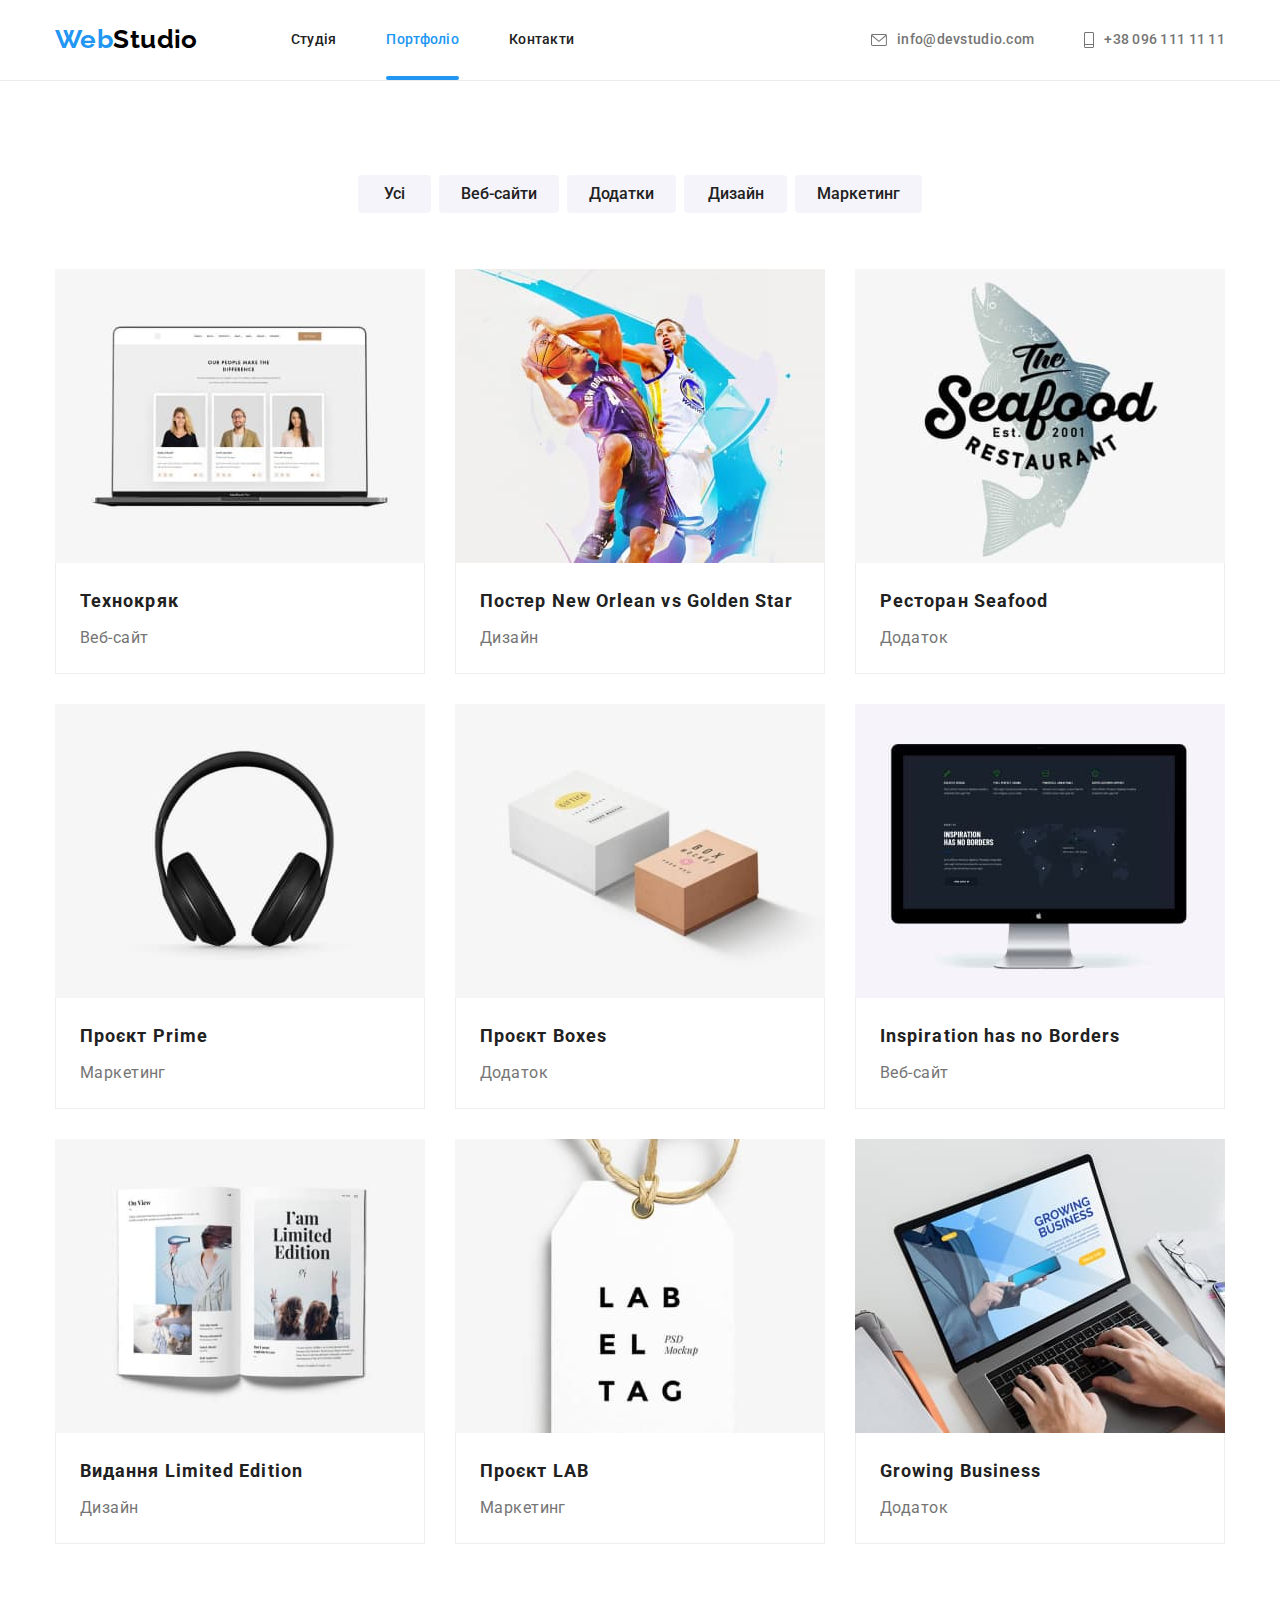
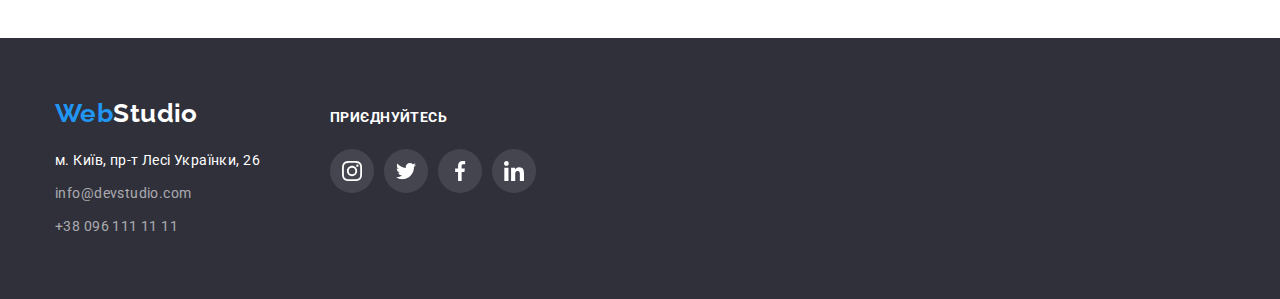
<file: portfolio.html>
<!DOCTYPE html>
<html lang="en">
  <head>
    <meta charset="UTF-8" />
    <meta http-equiv="X-UA-Compatible" content="IE=edge" />
    <meta name="viewport" content="width=device-width, initial-scale=1.0" />
    <title>Портфоліо</title>
    <link
      href="https://fonts.googleapis.com/css2?family=Raleway:wght@700&family=Roboto:wght@400;500;700;900&display=swap"
      rel="stylesheet"
    />
    <link
      rel="stylesheet"
      href="https://cdnjs.cloudflare.com/ajax/libs/modern-normalize/1.0.0/modern-normalize.min.css"
    />
    <link rel="stylesheet" href="css/styles.css" />
  </head>

  <body>
    <header class="header">
      <div class="container main-string">
        <nav class="line">
          <a href="#" class="logo"><span>Web</span>Studio</a>
          <ul class="site-nav list">
            <li class="item"><a href="./index.html" class="link">Студія</a></li>
            <li class="item"><a href="" class="link current">Портфоліо</a></li>
            <li class="item"><a href="" class="link">Контакти</a></li>
          </ul>
        </nav>
        <ul class="site-cont list">
          <li class="item">
            <a href="mailto:info@devstudio.com" class="refer">
              <svg class="envephon" width="16" height="12">
                <use href="./img/icons.svg#envelope"></use>
              </svg>
              info@devstudio.com
            </a>
          </li>
          <li class="item">
            <a href="tel:+380961111111" class="refer">
              <svg class="envephon" width="10" height="16">
                <use href="./img/icons.svg#phone"></use>
              </svg>
              +38 096 111 11 11
            </a>
          </li>
        </ul>
      </div>
    </header>

    <main>
      <section class="decision">
        <div class="container">
          <h1 class="visually-hidden">Наші роботи</h1>
          <ul class="site-click list">
            <li class="item"><button type="button" class="button-all link">Усі</button></li>
            <li class="item"><button type="button" class="button-type link">Веб-сайти</button></li>
            <li class="item"><button type="button" class="button-type link">Додатки</button></li>
            <li class="item"><button type="button" class="button-type link">Дизайн</button></li>
            <li class="item"><button type="button" class="button-type link">Маркетинг</button></li>
          </ul>
          <ul class="portfolio-line list">
            <li class="element-width">
              <a href="" class="portfolio-picture underline">
                <div class="portfolio-content">
                  <img
                    class="picture"
                    src="./img/site.jpg"
                    alt="Сайт компанії"
                    width="370"
                    height="294"
                  />
                  <div class="portfolio-techno">
                    <p class="portfolio-bef">
                      Ресурс пропонує комплексні пропозиції з різним рівнем функціоналу та сервісів.
                      Все це дозволить відвідувачу отримати вичерпні відомості про компанію чи
                      приватну особу.
                    </p>
                  </div>
                </div>
                <div class="descrip-box">
                  <h2 class="section-title-portfolio">Технокряк</h2>
                  <p class="descrip">Веб-сайт</p>
                </div>
              </a>
            </li>
            <li class="element-width">
              <a href="" class="portfolio-picture underline">
                <div class="portfolio-content">
                  <img
                    class="picture"
                    src="./img/basc.jpg"
                    alt="Постер New Orlean vs Golden Star"
                    width="370"
                    height="294"
                  />
                  <div class="portfolio-techno">
                    <p class="portfolio-bef">
                      Ресурс пропонує комплексні пропозиції з різним рівнем функціоналу та сервісів.
                      Все це дозволить відвідувачу отримати вичерпні відомості про компанію чи
                      приватну особу.
                    </p>
                  </div>
                </div>
                <div class="descrip-box">
                  <h2 class="section-title-portfolio">Постер New Orlean vs Golden Star</h2>
                  <p class="descrip">Дизайн</p>
                </div>
              </a>
            </li>
            <li class="element-width">
              <a href="" class="portfolio-picture underline">
                <div class="portfolio-content">
                  <img
                    class="picture"
                    src="./img/rest.jpg"
                    alt="Seefood Ресторан"
                    width="370"
                    height="294"
                  />
                  <div class="portfolio-techno">
                    <p class="portfolio-bef">
                      Ресурс пропонує комплексні пропозиції з різним рівнем функціоналу та сервісів.
                      Все це дозволить відвідувачу отримати вичерпні відомості про компанію чи
                      приватну особу.
                    </p>
                  </div>
                </div>
                <div class="descrip-box">
                  <h2 class="section-title-portfolio">Ресторан Seafood</h2>
                  <p class="descrip">Додаток</p>
                </div>
              </a>
            </li>
            <li class="element-width">
              <a href="" class="portfolio-picture underline">
                <div class="portfolio-content">
                  <img
                    class="picture"
                    src="./img/ears.jpg"
                    alt="Проєкт Prime"
                    width="370"
                    height="294"
                  />
                  <div class="portfolio-techno">
                    <p class="portfolio-bef">
                      Ресурс пропонує комплексні пропозиції з різним рівнем функціоналу та сервісів.
                      Все це дозволить відвідувачу отримати вичерпні відомості про компанію чи
                      приватну особу.
                    </p>
                  </div>
                </div>
                <div class="descrip-box">
                  <h2 class="section-title-portfolio">Проєкт Prime</h2>
                  <p class="descrip">Маркетинг</p>
                </div>
              </a>
            </li>
            <li class="element-width">
              <a href="" class="portfolio-picture underline">
                <div class="portfolio-content">
                  <img
                    class="picture"
                    src="./img/boxes.jpg"
                    alt="Проєкт Boxes"
                    width="370"
                    height="294"
                  />
                  <div class="portfolio-techno">
                    <p class="portfolio-bef">
                      Ресурс пропонує комплексні пропозиції з різним рівнем функціоналу та сервісів.
                      Все це дозволить відвідувачу отримати вичерпні відомості про компанію чи
                      приватну особу.
                    </p>
                  </div>
                </div>
                <div class="descrip-box">
                  <h2 class="section-title-portfolio">Проєкт Boxes</h2>
                  <p class="descrip">Додаток</p>
                </div>
              </a>
            </li>
            <li class="element-width">
              <a href="" class="portfolio-picture underline">
                <div class="portfolio-content">
                  <img
                    class="picture"
                    src="./img/disp.jpg"
                    alt="Inspiration has no Borders"
                    width="370"
                    height="294"
                  />
                  <div class="portfolio-techno">
                    <p class="portfolio-bef">
                      Ресурс пропонує комплексні пропозиції з різним рівнем функціоналу та сервісів.
                      Все це дозволить відвідувачу отримати вичерпні відомості про компанію чи
                      приватну особу.
                    </p>
                  </div>
                </div>
                <div class="descrip-box">
                  <h2 class="section-title-portfolio">Inspiration has no Borders</h2>
                  <p class="descrip">Веб-сайт</p>
                </div>
              </a>
            </li>
            <li class="element-width">
              <a href="" class="portfolio-picture underline">
                <div class="portfolio-content">
                  <img
                    class="picture"
                    src="./img/book.jpg"
                    alt="Видання Limited Edition"
                    width="370"
                    height="294"
                  />
                  <div class="portfolio-techno">
                    <p class="portfolio-bef">
                      Ресурс пропонує комплексні пропозиції з різним рівнем функціоналу та сервісів.
                      Все це дозволить відвідувачу отримати вичерпні відомості про компанію чи
                      приватну особу.
                    </p>
                  </div>
                </div>
                <div class="descrip-box">
                  <h2 class="section-title-portfolio">Видання Limited Edition</h2>
                  <p class="descrip">Дизайн</p>
                </div>
              </a>
            </li>
            <li class="element-width">
              <a href="" class="portfolio-picture underline">
                <div class="portfolio-content">
                  <img
                    class="picture"
                    src="./img/label.jpg"
                    alt="Проєкт LAB"
                    width="370"
                    height="294"
                  />
                  <div class="portfolio-techno">
                    <p class="portfolio-bef">
                      Ресурс пропонує комплексні пропозиції з різним рівнем функціоналу та сервісів.
                      Все це дозволить відвідувачу отримати вичерпні відомості про компанію чи
                      приватну особу.
                    </p>
                  </div>
                </div>
                <div class="descrip-box">
                  <h2 class="section-title-portfolio">Проєкт LAB</h2>
                  <p class="descrip">Маркетинг</p>
                </div>
              </a>
            </li>
            <li class="element-width">
              <a href="" class="portfolio-picture underline">
                <div class="portfolio-content">
                  <img
                    class="picture"
                    src="./img/note.jpg"
                    alt="Growing Business"
                    width="370"
                    height="294"
                  />
                  <div class="portfolio-techno">
                    <p class="portfolio-bef">
                      Ресурс пропонує комплексні пропозиції з різним рівнем функціоналу та сервісів.
                      Все це дозволить відвідувачу отримати вичерпні відомості про компанію чи
                      приватну особу.
                    </p>
                  </div>
                </div>
                <div class="descrip-box">
                  <h2 class="section-title-portfolio">Growing Business</h2>
                  <p class="descrip">Додаток</p>
                </div>
              </a>
            </li>
          </ul>
        </div>
      </section>
    </main>

    <footer class="footer-cont">
      <div class="container equal">
        <div class="footer-first">
          <a href="#" class="logofoot"><span>Web</span>Studio</a>
          <address class="adress-margin">
            <ul class="norm list">
              <li class="footer-margin">
                <a
                  href="https://goo.gl/maps/524kkG5ZM38i1wWp9"
                  class="footer-adress"
                  target="_blank"
                  rel="noopener noreferrer nofollov"
                  >м. Київ, пр-т Лесі Українки, 26
                </a>
              </li>
              <li class="footer-margin">
                <a href="mailto:info@devstudio.com" class="footer-text refer">info@devstudio.com</a>
              </li>
              <li>
                <a href="tel:+380961111111" class="footer-text refer">+38 096 111 11 11</a>
              </li>
            </ul>
          </address>
        </div>
        <div>
          <p class="joining">ПРИЄДНУЙТЕСЬ</p>
          <ul class="socials-bottom list">
            <li class="socials-item">
              <a
                class="socials-footer link"
                href="https://instagram.com"
                target="_blank"
                rel="nofollow noopener noreferrer"
                aria-label="Instagram"
              >
                <svg class="socials-icon" width="20" height="20">
                  <use href="./img/icons.svg#instagram"></use>
                </svg>
              </a>
            </li>
            <li class="socials-item">
              <a
                class="socials-footer link"
                href="https://twitter.com"
                target="_blank"
                rel="nofollow noopener noreferrer"
                aria-label="Twitter"
              >
                <svg class="socials-icon" width="20" height="20">
                  <use href="./img/icons.svg#twitter"></use>
                </svg>
              </a>
            </li>
            <li class="socials-item">
              <a
                class="socials-footer link"
                href="https://facebook.com"
                target="_blank"
                rel="nofollow noopener noreferrer"
                aria-label="Facebook"
              >
                <svg class="socials-icon" width="20" height="20">
                  <use href="./img/icons.svg#facebook"></use>
                </svg>
              </a>
            </li>
            <li class="socials-item">
              <a
                class="socials-footer link"
                href="https://linkedin.com"
                target="_blank"
                rel="nofollow noopener noreferrer"
                aria-label="Linkedin"
              >
                <svg class="socials-icon" width="20" height="20">
                  <use href="./img/icons.svg#linkedin"></use>
                </svg>
              </a>
            </li>
          </ul>
        </div>
      </div>
    </footer>
  </body>
</html>
</file>
<file: css/styles.css>
html {
    box-sizing: border-box;
}

*,
*::before,
*::after {
    box-sizing: inherit;
}

:root {
    --whete-letters: #FFFFFF;
    --fon: #2F303A;
    --fonbut: #2196F3;
    --title-text-color: #212121;
    --fonbutton: #F5F4FA;
    --main-text-color: #757575;
    --indent: 30px;
    --items: 3;
    --backdrop-index: 1000
}

body { 
    background: var(--whete-letters);
    color: var(--main-text-color);
    font-family: Roboto, sans-serif;
    font-size: 14px;
    letter-spacing: 0.03em;
}

/* tools */
.list {
    padding: 0;
    margin: 0;
    list-style: none;
}

h1,
h2,
h3,
p {
    margin: 0;
    padding: 0;
}

.section {
    padding-top: 94px;
    padding-bottom: 94px;
}

.container {
    margin-left: auto;
    margin-right: auto;
    width: 1200px;
    padding-left: 15px;
    padding-right: 15px;
    /* outline: 2px solid red; */
}

/* index.html */
/* logo */

.logo {
    padding-top: 24px;
    padding-bottom: 25px;
    color: #000000;
    font-family: Raleway, sans-serif;
    font-weight: 700;
    font-size: 26px;
    line-height: 1.2;
    text-decoration: none;     
}
.logo > span {
     color: var(--fonbut);
}

button {
    font-family: inherit;
}

/* Site nav */

.header {
    display: block;
    border-bottom: 1px solid #ECECEC;
}

.main-string {
    display: flex;
    align-items: center;
}

.line {
    display: flex;
    align-items: center;
}

.site-nav {
    display: flex;
    margin-left: 93px;
}

.site-nav .item:not(:last-child) {
    margin-right: 50px;
}

/* .site-nav .item + .item {
    margin-left: 50px; 
}*/

.site-nav .link {
    display: block;
    padding-top: 32px;
    padding-bottom: 32px;

    color: var(--title-text-color);

    font-weight: 500;
    line-height: 1.14;
    letter-spacing: 0.02em;
    text-decoration: none;

    transition: color 250ms cubic-bezier(0.4, 0, 0.2, 1);
}

.site-nav .item {
    position: relative;
}

.site-nav .link:hover,
.site-nav .link:focus {
    color: var(--fonbut);
}

.site-nav .link.current {
    color: var(--fonbut);
}

.current::after {
    display: block;
    content: "";
    position: absolute;
    bottom: 0;
    left: 0;
    width: 100%;
    height: 4px;
    
    border-radius: 2px;
    background-color: var(--fonbut) 
}

/* Site contacts */

.site-cont {
    display: flex;
    margin-left: auto;
}

.item {
    display: flex;
    align-items: center;
    justify-content: center;
    color: var(--main-text-color);

    transition: color 250ms cubic-bezier(0.4, 0, 0.2, 1);
}

.envephon {
    fill: currentColor;
    margin-right: 10px;
}

.item:hover,
.item:focus {
    color: var(--fonbut);
}

.refer {
    display: flex;
    align-items: center;
}

.site-cont .item +.item {
    margin-left: 50px;
}

.site-cont .refer {
    padding-top: 32px;
    padding-bottom: 32px;

    color: var(--main-text-color);
    font-weight: 500;
    line-height: 1.14;
    letter-spacing: 0.02em;
    text-decoration: none;

    transition: color 250ms cubic-bezier(0.4, 0, 0.2, 1);
}

.site-cont .refer:hover,
.site-cont .refer:focus {
    color: var(--fonbut);
}

/* section Hero */

.hero {
    display: block;
    padding-top: 200px;
    padding-bottom: 200px;
    background: #C4C4C4;
    /* background: var(--fon); */
    text-align: center;

    background-image: 
        linear-gradient(to right, rgba(47, 48, 58, 0.4),
        rgba(47, 48, 58, 0.4)), 
        url(../img/fonimg.jpg);
    background-repeat: no-repeat;
    background-size: cover;
    background-position: center;

}
.hero-title {
    margin-bottom: 30px;
    color: var(--whete-letters);
    font-weight: 900;
    font-size: 44px;
    line-height: 1.36;
    letter-spacing: 0.06em;
    text-transform: uppercase;        
}
.hero-button {
    cursor: pointer;
    border-radius: 4px;
    border: none;
    width: 216px;
    height: 50px;
    
    color: var(--whete-letters);
    background: var(--fonbut);
    font-weight: 700;
    font-size: 16px;
    line-height: 1.88;    
    align-items: center;
    letter-spacing: 0.06em;

    transition: background 250ms cubic-bezier(0.4, 0, 0.2, 1);
}
   
.container .hero-button:hover,
.container .hero-button:focus {
    background: #188CE8;
}

/* Section Benefits */

.visually-hidden {
    position: absolute;
    width: 1px;
    height: 1px;
    margin: -1px;
    border: 0;
    padding: 0;
    white-space: nowrap;
    clip: rect(0 0 0 0);
    overflow: hidden;
}

.section-title {
    margin-top: 30px;
    margin-bottom: 10px;
    color: var(--title-text-color);
    font-weight: 700;
    font-size: 14px;
    line-height: 1.14;
    text-transform: uppercase;
}

.section-text {
    line-height: 1.71;
    width: 270px;
}

.benefits-line {
    display: flex;
    justify-content: space-between;
}

.psevdo::before {
    display: block;
    content: "";
    height: 120px;
    background: #F5F4FA;
    border-radius: 4px;

    background-image: url(../img/antenna\ 1.jpg);
    background-repeat: no-repeat;
    background-position: center;
    color: #212121;
} 

.psevdo {
    display: flex;
    align-items: center;
    justify-content: center;
    width: 270px;
    height: 120px;
    background: #F5F4FA;
    border-radius: 4px;
}

.picture {
    display: block;
}

/* Our works */

.job {
    padding-top: 0;
}

.job-work {
    margin-bottom: 50px;
    color: var(--title-text-color);
    font-weight: 700;
    font-size: 36px;
    line-height: 1.17;
    text-align: center;
}

.foto-line {
    display: flex;
    justify-content: space-between;
}

.work-item {
    position: relative;
}

.plash-text { 
    display: flex;
    align-items: center;
    justify-content: center;
    position: absolute;
    width: 370px;
    height: 70px;
    bottom: 0;
    left: 0;
    background: rgba(47, 48, 58, 0.8);

    font-style: normal;
    font-weight: 700;  
    line-height: 1.14;
    text-align: center;    
    text-transform: uppercase;
    color: #FFFFFF;    
}

/* Section Our team */
.team {
    background: #F5F4FA;
}

.team-title {
    margin-bottom: 50px;
    color: var(--title-text-color);
    font-weight: 700;
    font-size: 36px;
    line-height: 1.17;
    text-align: center; 
}
.team-line {
    display: flex;
    justify-content: space-between;
}

.team-persone {
    box-shadow: 0px 1px 3px rgba(0, 0, 0, 0.12), 0px 1px 1px rgba(0, 0, 0, 0.14), 0px 2px 1px rgba(0, 0, 0, 0.2);
    border-radius: 0px 0px 4px 4px;
}

.team-box {
    background: #FFFFFF;
    width: 270;
    padding: 30px 15px;
}

.team-second-title {
    margin-bottom: 10px;

    color: var(--title-text-color);
    font-weight: 500;
    font-size: 16px;
    line-height: 1.19;
    text-align: center;
}

.team-text {
    font-size: 16px;
    line-height: 1.19;
    text-align: center;
    margin-bottom: 16px;
}

.socials {
    display: flex;
    justify-content: center;
    gap: 10px;
}

.socials-link {
    display: flex;
    align-items: center;
    justify-content: center;

    width: 44px;
    height: 44px;
    color: #AFB1B8;
    background-color: #fff;
    border-radius: 50%;

    transition: background-color 250ms cubic-bezier(0.4, 0, 0.2, 1),    
                color 250ms cubic-bezier(0.4, 0, 0.2, 1);
}

.socials-icon {
    fill: currentColor;    
}

.socials-link:hover,
.socials-link:focus  {
    background-color: #2196F3;
    color: #fff;
}

/* loyal customers */

.loyal-customers {
    font-style: normal;
    font-weight: 700;
    font-size: 36px;
    line-height: 42px;
    text-align: center;
    color: var(--title-text-color);
    margin-bottom: 50px;
}

.customers-line {
    display: flex;
    justify-content: space-between;
    align-items: center;
    gap: 30px;
}
 
.customer {
    display: flex;
    align-items: center;
    justify-content: center;
    width: 170px;
    height: 92px;
    border: 1px solid #AFB1B8;
    border-radius: 4px;
    color: #AFB1B8;

    transition: border-color 250ms cubic-bezier(0.4, 0, 0.2, 1),
                color 250ms cubic-bezier(0.4, 0, 0.2, 1);
}

.icons {
    fill: currentColor;
}

.customer:hover,
.customer:focus {
    border-color: var(--fonbut);
    color: var(--fonbut);
}

/* footer */

.footer-cont {
    display: block;
    background: var(--fon);
    padding-top: 60px;
    padding-bottom: 60px;
}

.logofoot {
    color: var(--whete-letters);
    font-family: 'Raleway';
    font-weight: 700;
    font-size: 26px;
    line-height: 1.19;
    
    text-decoration: none; 
}

.logofoot>span {
    color: var(--fonbut);
}

.norm {
    font-style: normal  ;
}

.adress-margin {
    margin-top: 20px;
}

.footer-margin {
    margin-bottom: 9px;
}

.footer-adress {
    color: #FFFFFF;
    line-height: 1.71;
    text-decoration: none;

    transition: color 250ms cubic-bezier(0.4, 0, 0.2, 1);
}

.footer-text {
    color: rgba(255, 255, 255, 0.6);
    line-height: 1.71;
    text-decoration: none;
    
}

.norm .footer-text {
    transition: color 250ms cubic-bezier(0.4, 0, 0.2, 1);
}

.norm .footer-text:hover,
.norm .footer-text:focus {
    color: var(--fonbut);
}

.norm .footer-adress:hover,
.norm .footer-adress:focus {
    color: var(--fonbut);
}

.equal {
    display: flex;
    align-items: baseline;
}

.joining {
    font-style: normal;
    font-weight: 700;
    line-height: 1.14;
    text-transform: uppercase;
    color: #FFFFFF;
    margin-bottom: 23px;
}

.footer-first {
    margin-right: 70px;
}

.socials-bottom {
    display: flex;
    justify-content: center;
    gap: 10px;
}

.socials-footer {
    display: flex;
    align-items: center;
    justify-content: center;
    width: 44px;
    height: 44px;
    color: #fff;
    background: rgba(255, 255, 255, 0.1);
    border-radius: 50%;

    transition: background-color 250ms cubic-bezier(0.4, 0, 0.2, 1);
}

.socials-footer:hover,
.socials-footer:focus {
    background-color: #2196F3;
}

/* Modal window */

.backdrop {
    position: fixed;
    top: 0;
    left: 0;
    width: 100%;
    height: 100%;
    z-index: var(--backdrop-index);

    opacity: 1;
    visibility: visible;
    pointer-events: initial;

    background-color: rgba(0, 0, 0, 0.3);
    backdrop-filter: blur(2px);

    transition: opacity 250ms cubic-bezier(0.4, 0, 0.2, 1), 
                visibility 250ms cubic-bezier(0.4, 0, 0.2, 1);
}

.backdrop.is-hidden {
    opacity: 0;
    visibility: hidden;
    pointer-events: none;
}

.modal {
    position: absolute;
    top: 50%;
    left: 50%;
    transform: translate(-50%, -50%) scale(1);

    width: 528px;
    height: 581px;

    background: #FFFFFF;
    box-shadow: 0px 1px 3px rgba(0, 0, 0, 0.12), 0px 1px 1px rgba(0, 0, 0, 0.14), 0px 2px 1px rgba(0, 0, 0, 0.2);
    border-radius: 4px;

    transition: transform 250ms cubic-bezier(0.4, 0, 0.2, 1);
}

.modal-btn {
    position: absolute;

    display: flex;
    align-items: center;
    justify-content: center;

    top: 8px;
    right: 8px;

    width: 30px;
    height: 30px;
    padding: 0;
    border-radius: 50%;
  
    background: #FFFFFF;
    border: 1px solid rgba(0, 0, 0, 0.1);

    cursor: pointer;
}

.backdrop.is-hidden .modal {
    transform: translate(-50%, -50%) scale(1.2) rotateZ(1turn);
}

/* portfolio */

.decision {
    padding-top: 94px;
    padding-bottom: 94px;
}

.button-type     {
    display: inline-block;
    margin-bottom: 56px; 
    padding: 6px 22px;
    border-radius: 4px;
    min-width: 103px;
    color: var(--title-text-color);
    background: var(--fonbutton); 
    font-weight: 500;
    font-size: 16px;
    line-height: 1.62;
    text-align: center;
    border: none;
    cursor: pointer;
}

.button-all {
    display: inline-block;
    margin-bottom: 56px;
    padding: 6px 25px;
    width: 73px;
    border-radius: 4px;
    color: var(--title-text-color);
    background: var(--fonbutton);
    font-weight: 500;
    font-size: 16px;
    line-height: 1.62;
    text-align: center;
    border: none;
    cursor: pointer;
}

.site-click {
    display: flex;
    justify-content: center;
    align-items: center;
        
}

.site-click .item:not(:last-child) {
    margin-right: 8px;
}

.site-click .link {
    color: var(--title-text-color);
    transition: color 250ms cubic-bezier(0.4, 0, 0.2, 1),
        background 250ms cubic-bezier(0.4, 0, 0.2, 1),
        box-shadow 250ms cubic-bezier(0.4, 0, 0.2, 1);
}

.site-click .link:hover,
.site-click .link:focus {
    color: var(--whete-letters);
    background: var(--fonbut);
    box-shadow: 0px 3px 1px rgba(0, 0, 0, 0.1), 0px 1px 2px rgba(0, 0, 0, 0.08), 0px 2px 2px rgba(0, 0, 0, 0.12);
}

.portfolio-line {
    display: flex;
    flex-wrap: wrap;
    gap: var(--indent);
}

.element-width {
   
    flex-basis: calc((100% - var(--indent) * (var(--items) - 1)) / var(--items));   
}

.portfolio-picture {
    display: block;

    transition: box-shadow 250ms cubic-bezier(0.4, 0, 0.2, 1);
}

.portfolio-picture:hover,
.portfolio-picture:focus {
    box-shadow: 0px 1px 1px rgba(0, 0, 0, 0.12), 0px 4px 4px rgba(0, 0, 0, 0.06), 1px 4px 6px rgba(0, 0, 0, 0.16);
}

.portfolio-content {
    display: block;
    position: relative;
    overflow: hidden;
}

.portfolio-techno {
    position: absolute;
    top: 0;
    left: 0;

    transform: translateY(101%);

    display: flex;
    align-items: center;
    width: 100%;
    height: 100%;

    background-color: #2196F3;
    backdrop-filter: blur(2px);
    transition: transform 250ms cubic-bezier(0.4, 0, 0.2, 1),
                opacity 250ms cubic-bezier(0.4, 0, 0.2, 1);
}

.portfolio-bef {
    padding-left: 24px;
    padding-right: 24px;

    font-weight: 400;
    font-size: 18px;
    line-height: 1.56;
    color: #FFFFFF;    
}

.element-width:hover .portfolio-techno {
    transform: translateY(0);
    opacity: 1;
}

.underline {
    text-decoration: none;
}

.descrip-box {
    display: block;
    padding: 20px 24px;
    background: #FFFFFF;
    border: 1px solid #EEEEEE;
    border-top: none;
}

.section-title-portfolio {
    margin-bottom: 4px;
    color: var(--title-text-color);
    font-weight: 700;
    font-size: 18px;
    line-height: 2;
    letter-spacing: 0.06em; 
}

.descrip {
    color: var(--main-text-color);
    font-size: 16px;
    line-height: 1.88;  
}
</file>
